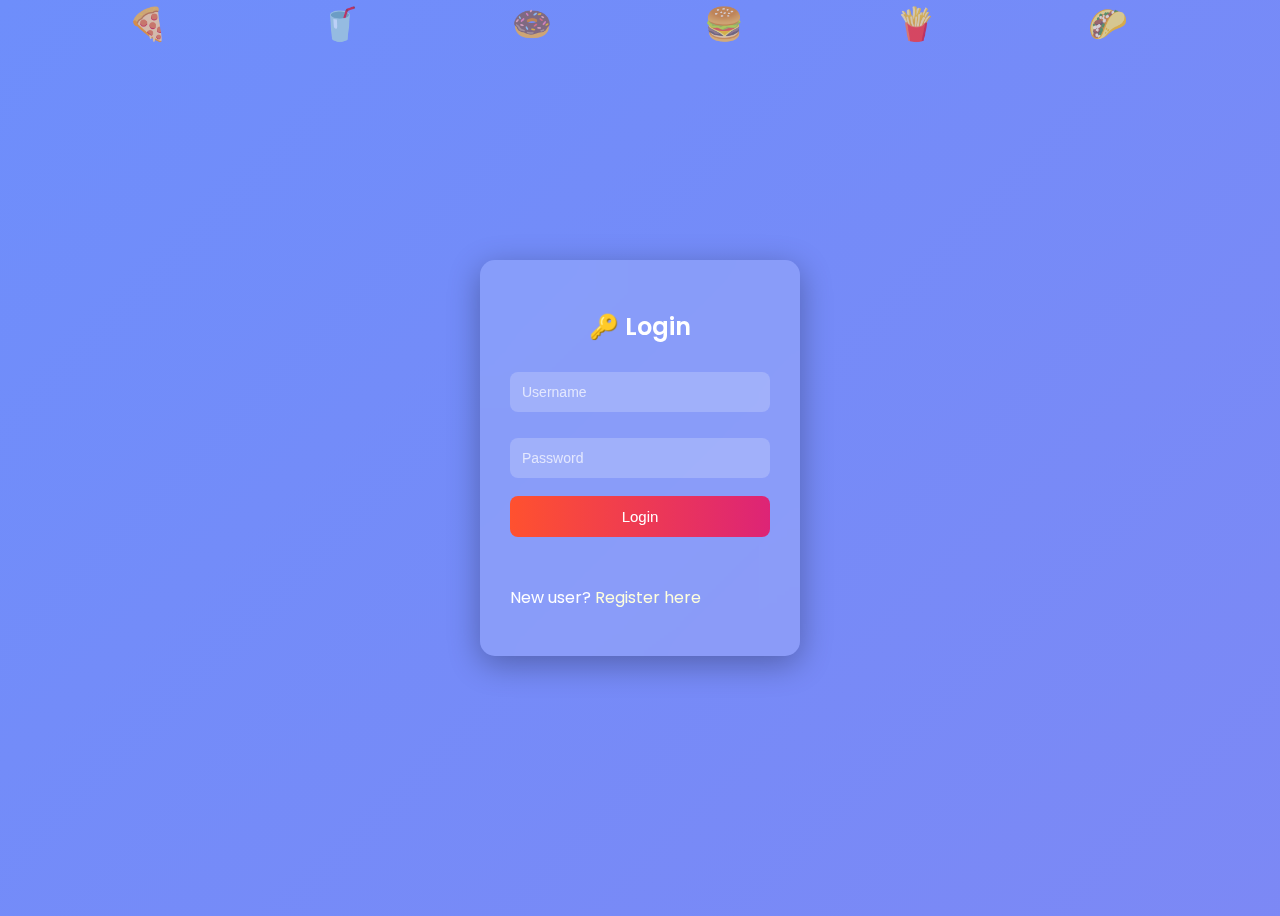
<file: auth_demo/index.html>
<!DOCTYPE html>
<html>
<head>
  <title>Login</title>
  <link href="https://fonts.googleapis.com/css2?family=Poppins:wght@400;500;600&display=swap" rel="stylesheet">
  <link rel="stylesheet" href="style.css">
</head>
<body>
  <!-- Floating background icons -->
  <div class="floating-bg">
    <div class="icon" style="left:10%; animation-duration: 12s;">🍕</div>
    <div class="icon" style="left:25%; animation-duration: 15s;">🥤</div>
    <div class="icon" style="left:40%; animation-duration: 18s;">🍩</div>
    <div class="icon" style="left:55%; animation-duration: 20s;">🍔</div>
    <div class="icon" style="left:70%; animation-duration: 14s;">🍟</div>
    <div class="icon" style="left:85%; animation-duration: 16s;">🌮</div>
  </div>

  <div class="container">
    <h2>🔑 Login</h2>
    <input type="text" id="loginUsername" placeholder="Username">
    <input type="password" id="loginPassword" placeholder="Password">
    <button id="loginBtn">Login</button>
    <p id="loginError" class="error"></p>
    <p>New user? <a href="register.html">Register here</a></p>
  </div>

  <script src="script.js"></script>
  <script>
    document.getElementById("loginBtn").addEventListener("click", () => {
      let usernameField = document.getElementById("loginUsername");
      let passwordField = document.getElementById("loginPassword");
      let username = usernameField.value;
      let password = passwordField.value;
      
      if (loginUser(username, password)) {
        window.location.href = "secure.html";
      } else {
        document.getElementById("loginError").textContent = "Invalid credentials!";
        usernameField.classList.add("shake");
        passwordField.classList.add("shake");
        setTimeout(() => {
          usernameField.classList.remove("shake");
          passwordField.classList.remove("shake");
        }, 300);
      }
    });
  </script>
</body>
</html>
</file>
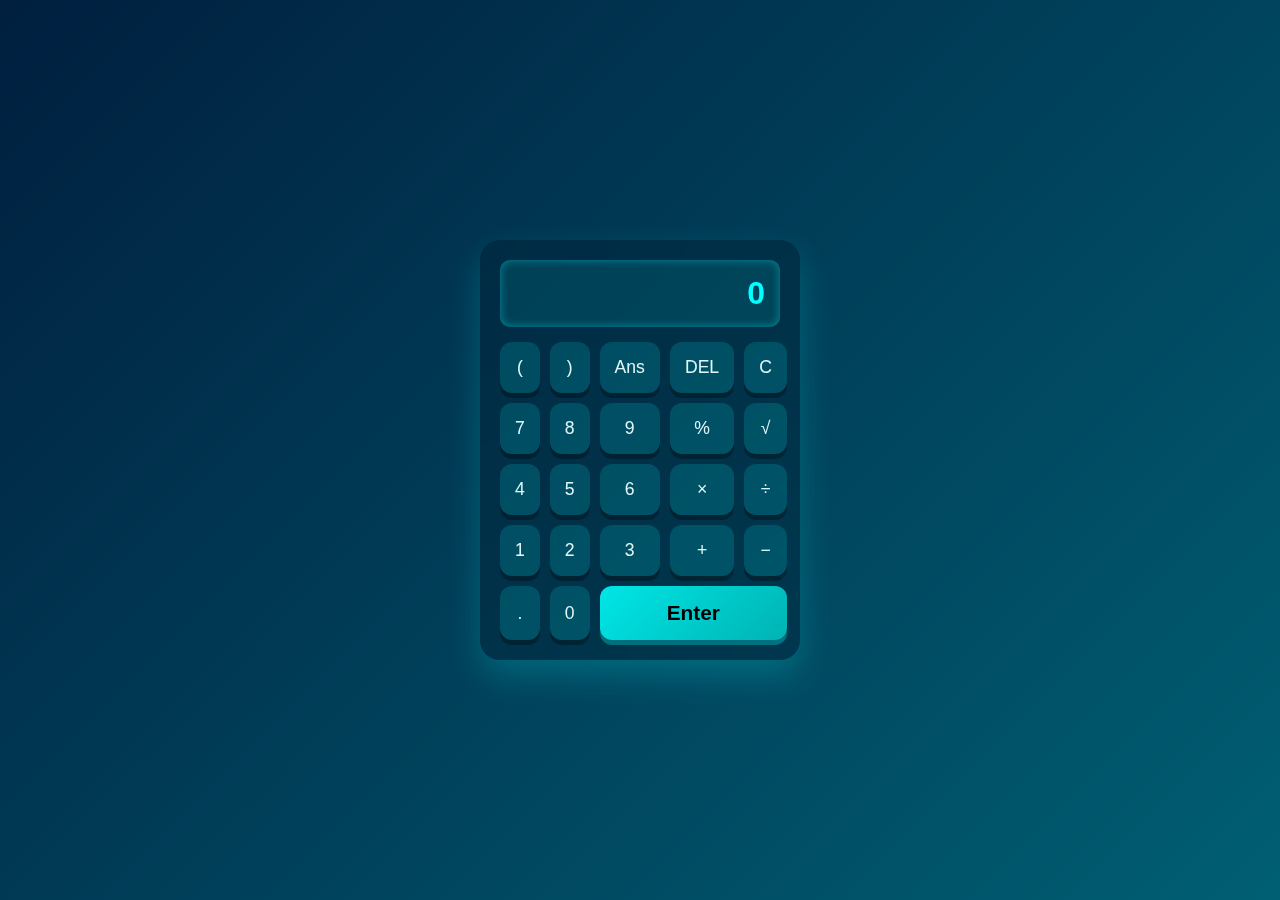
<file: Calculator/index.html>
<!DOCTYPE html>
<html lang="en">
<head>
  <meta charset="UTF-8" />
  <meta name="viewport" content="width=device-width, initial-scale=1.0"/>
  <title>3D Animated Calculator</title>
  <link rel="stylesheet" href="style.css">
</head>
<body>
  <div class="calculator">
    <div class="display">
      <div id="expression"></div>
      <div id="result">0</div>
    </div>
    <div class="buttons">
      <button onclick="appendValue('(')">(</button>
      <button onclick="appendValue(')')">)</button>
      <button onclick="useAns()">Ans</button>
      <button onclick="deleteLast()">DEL</button>
      <button onclick="clearAll()">C</button>

      <button onclick="appendValue('7')">7</button>
      <button onclick="appendValue('8')">8</button>
      <button onclick="appendValue('9')">9</button>
      <button onclick="appendValue('%')">%</button>
      <button onclick="appendValue('Math.sqrt(')">√</button>

      <button onclick="appendValue('4')">4</button>
      <button onclick="appendValue('5')">5</button>
      <button onclick="appendValue('6')">6</button>
      <button onclick="appendValue('*')">×</button>
      <button onclick="appendValue('/')">÷</button>

      <button onclick="appendValue('1')">1</button>
      <button onclick="appendValue('2')">2</button>
      <button onclick="appendValue('3')">3</button>
      <button onclick="appendValue('+')">+</button>
      <button onclick="appendValue('-')">−</button>

      <button onclick="appendValue('.')">.</button>
      <button onclick="appendValue('0')">0</button>
      <button class="enter" onclick="calculate()">Enter</button>
    </div>
  </div>

  <script src="script.js"></script>
</body>
</html>
</file>
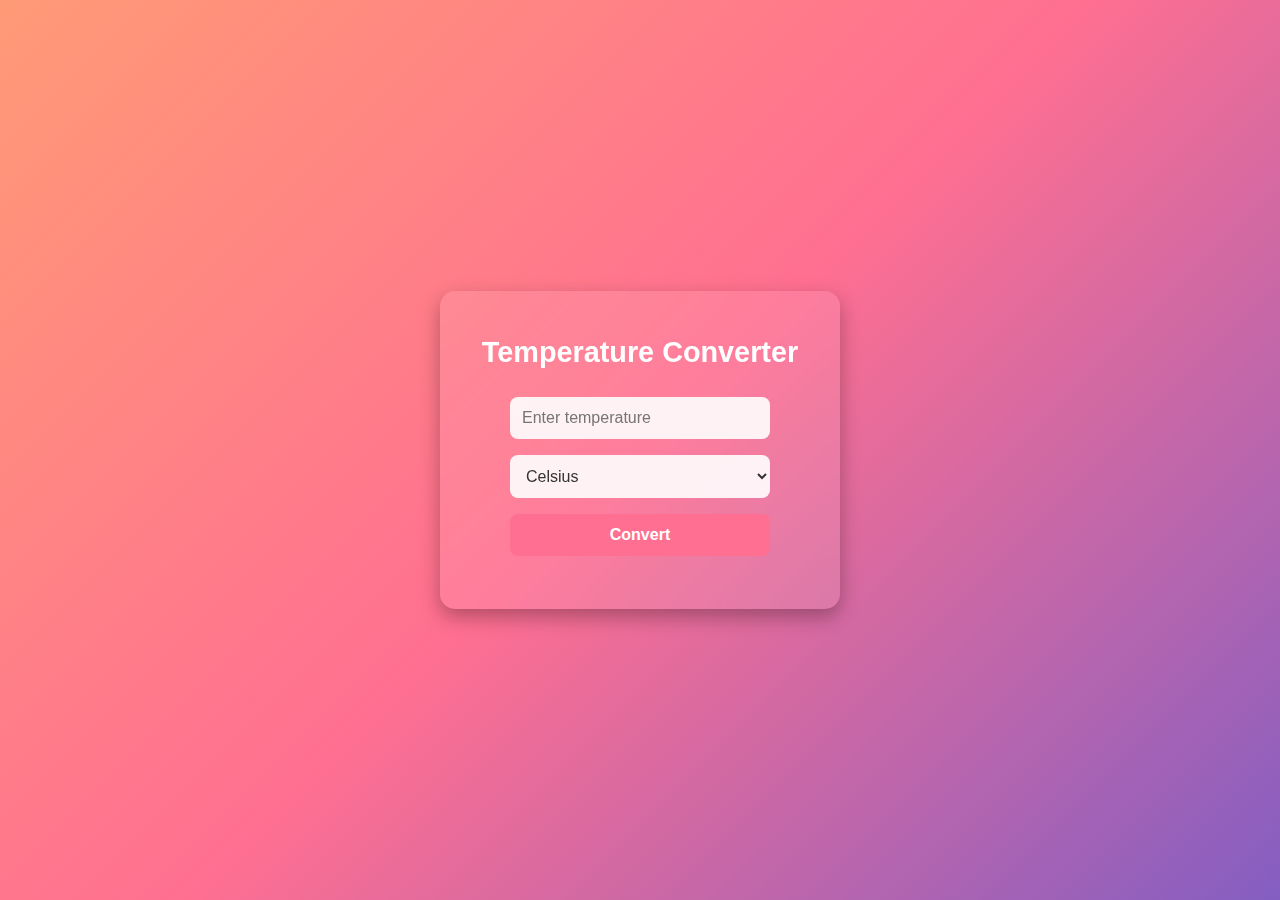
<file: Temperature_Converter/index.html>
<!DOCTYPE html>
<html lang="en">

<head>
    <meta charset="UTF-8">
    <meta name="viewport" content="width=device-width, initial-scale=1.0">
    <title>Temperature Converter</title>
  <link rel="stylesheet" href="style.css">
</head>

<body>
    <div class="converter">
        <h1>Temperature Converter</h1>
        <input type="number" id="tempInput" placeholder="Enter temperature">
        <select id="unit">
            <option value="C">Celsius</option>
            <option value="F">Fahrenheit</option>
            <option value="K">Kelvin</option>
        </select>
        <button onclick="convertTemp()">Convert</button>
        <div class="result" id="result"></div>
    </div>

   <script src="script.js"></script>
</body>

</html>
</file>
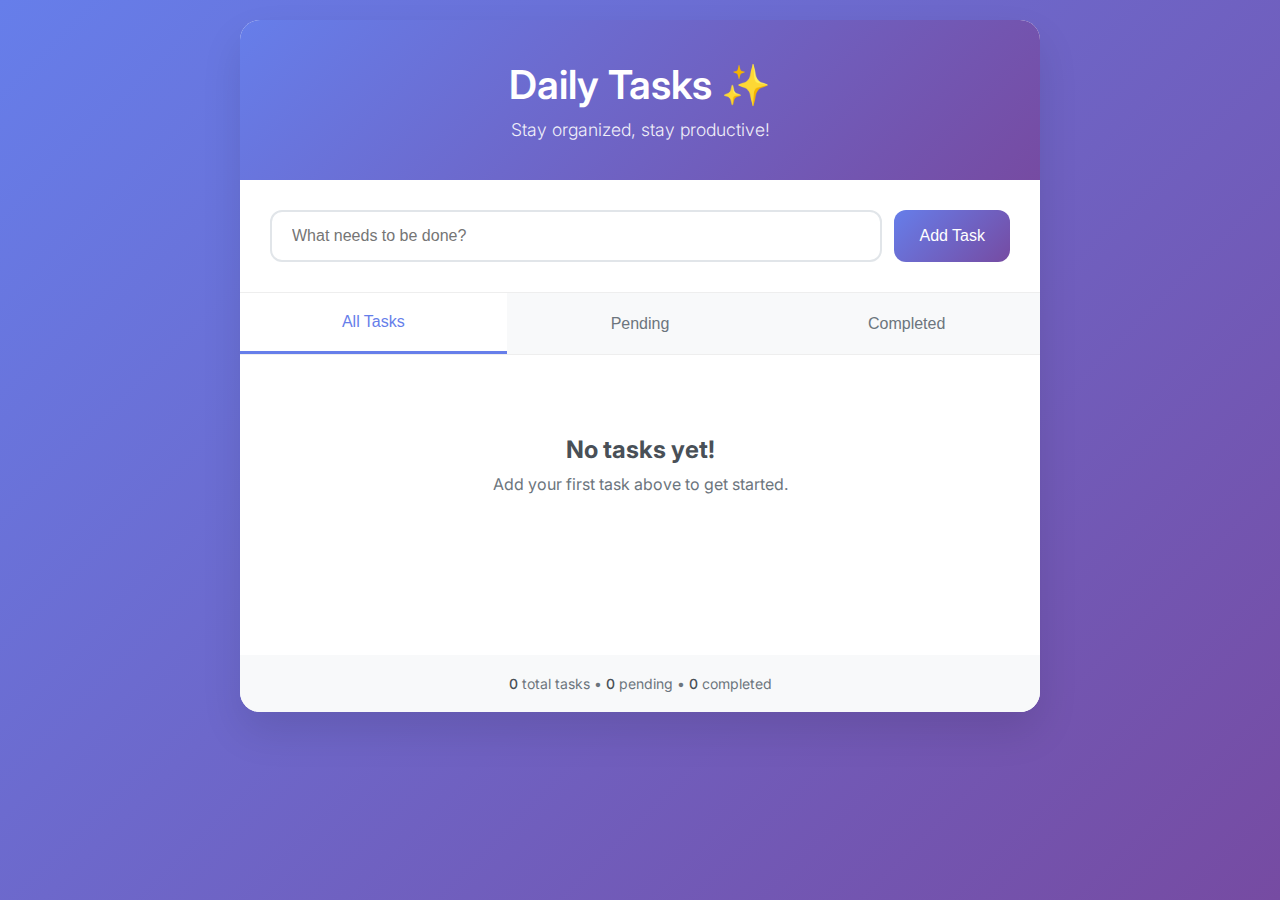
<file: ToDoWebApp/index.html>
<!DOCTYPE html>
<html lang="en">
<head>
    <meta charset="UTF-8">
    <meta name="viewport" content="width=device-width, initial-scale=1.0">
    <title>Daily Tasks - To-Do App</title>
    <link rel="stylesheet" href="style.css">
    <link href="https://fonts.googleapis.com/css2?family=Inter:wght@300;400;500;600&display=swap" rel="stylesheet">
</head>
<body>
    <div class="container">
        <header>
            <h1>Daily Tasks ✨</h1>
            <p>Stay organized, stay productive!</p>
        </header>

        <div class="add-task-section">
            <div class="input-group">
                <input type="text" id="taskInput" placeholder="What needs to be done?" maxlength="200">
                <button id="addBtn">Add Task</button>
            </div>
        </div>

        <div class="tabs">
            <button class="tab-btn active" data-tab="all">All Tasks</button>
            <button class="tab-btn" data-tab="pending">Pending</button>
            <button class="tab-btn" data-tab="completed">Completed</button>
        </div>

        <div class="task-sections">
            <div id="all-tasks" class="task-section active">
                <div class="task-list" id="allTasksList"></div>
            </div>
            
            <div id="pending-tasks" class="task-section">
                <div class="task-list" id="pendingTasksList"></div>
            </div>
            
            <div id="completed-tasks" class="task-section">
                <div class="task-list" id="completedTasksList"></div>
            </div>
        </div>

        <div class="stats">
            <span id="totalTasks">0</span> total tasks • 
            <span id="pendingCount">0</span> pending • 
            <span id="completedCount">0</span> completed
        </div>
    </div>

    <!-- Edit Modal -->
    <div id="editModal" class="modal">
        <div class="modal-content">
            <h3>Edit Task</h3>
            <input type="text" id="editInput" maxlength="200">
            <div class="modal-actions">
                <button id="saveEdit">Save</button>
                <button id="cancelEdit">Cancel</button>
            </div>
        </div>
    </div>

    <script src="script.js"></script>
</body>
</html>
</file>
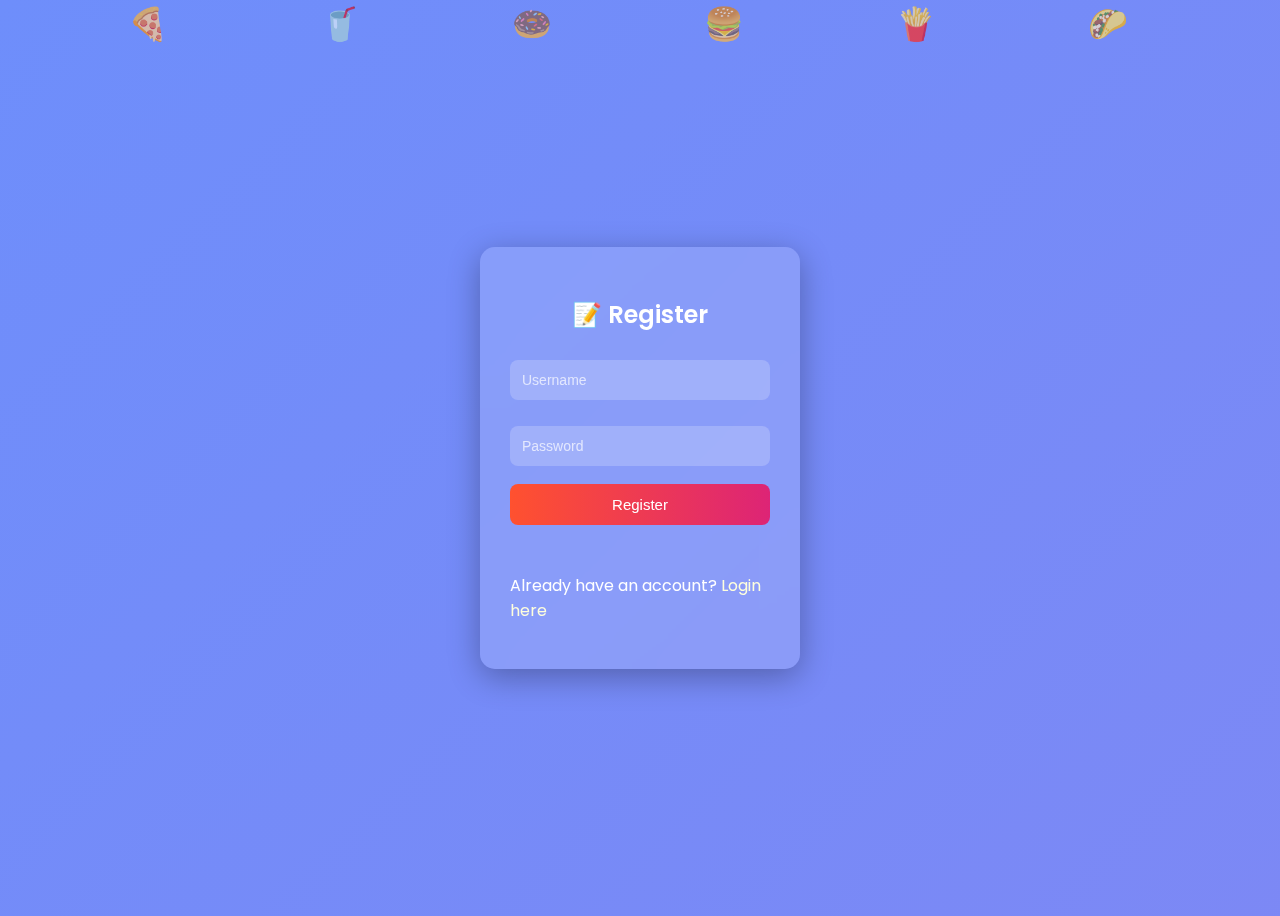
<file: auth_demo/register.html>
<!DOCTYPE html>
<html>
<head>
  <title>Register</title>
  <link href="https://fonts.googleapis.com/css2?family=Poppins:wght@400;500;600&display=swap" rel="stylesheet">
  <link rel="stylesheet" href="style.css">
</head>
<body>
  <!-- Floating background icons -->
  <div class="floating-bg">
    <div class="icon" style="left:10%; animation-duration: 12s;">🍕</div>
    <div class="icon" style="left:25%; animation-duration: 15s;">🥤</div>
    <div class="icon" style="left:40%; animation-duration: 18s;">🍩</div>
    <div class="icon" style="left:55%; animation-duration: 20s;">🍔</div>
    <div class="icon" style="left:70%; animation-duration: 14s;">🍟</div>
    <div class="icon" style="left:85%; animation-duration: 16s;">🌮</div>
  </div>

  <div class="container">
    <h2>📝 Register</h2>
    <input type="text" id="regUsername" placeholder="Username">
    <input type="password" id="regPassword" placeholder="Password">
    <button id="registerBtn">Register</button>
    <p id="regError" class="error"></p>
    <p>Already have an account? <a href="index.html">Login here</a></p>
  </div>

  <script src="script.js"></script>
  <script>
    document.getElementById("registerBtn").addEventListener("click", () => {
      let username = document.getElementById("regUsername").value;
      let password = document.getElementById("regPassword").value;
      if(username && password){
        if (registerUser(username, password)) {
          alert("Registration successful! Please login.");
          window.location.href = "index.html";
        } else {
          document.getElementById("regError").textContent = "Username already exists!";
        }
      } else {
        document.getElementById("regError").textContent = "All fields are required!";
      }
    });
  </script>
</body>
</html>
</file>
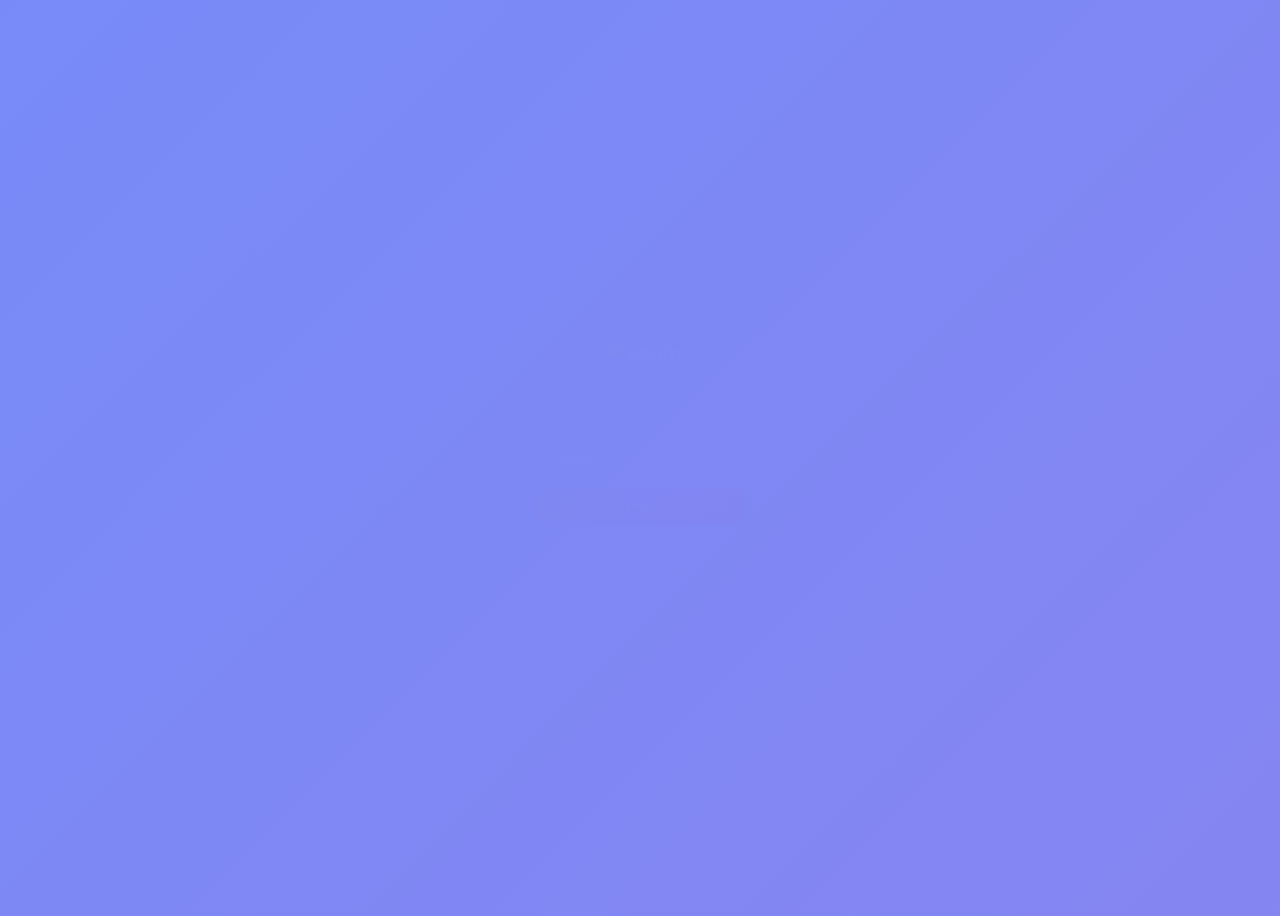
<file: auth_demo/secure.html>
<!DOCTYPE html>
<html>
<head>
  <title>Secure Page</title>
  <link href="https://fonts.googleapis.com/css2?family=Poppins:wght@400;500;600&display=swap" rel="stylesheet">
  <link rel="stylesheet" href="style.css">
</head>
<body onload="checkAuth()">
  <!-- Floating background icons -->
  <div class="floating-bg">
    <div class="icon" style="left:10%; animation-duration: 12s;">🍕</div>
    <div class="icon" style="left:25%; animation-duration: 15s;">🥤</div>
    <div class="icon" style="left:40%; animation-duration: 18s;">🍩</div>
    <div class="icon" style="left:55%; animation-duration: 20s;">🍔</div>
    <div class="icon" style="left:70%; animation-duration: 14s;">🍟</div>
    <div class="icon" style="left:85%; animation-duration: 16s;">🌮</div>
  </div>

  <div class="container">
    <h2 class="typewriter" id="welcome"></h2>
    <p>This is a protected page. Only logged-in users can see this.</p>
    <button onclick="logout()">Logout</button>
  </div>

  <script src="script.js"></script>
  <script>
    const username = localStorage.getItem("loggedInUser");
    document.getElementById("welcome").textContent = `Welcome, ${username}!`;
  </script>
</body>
</html>
</file>
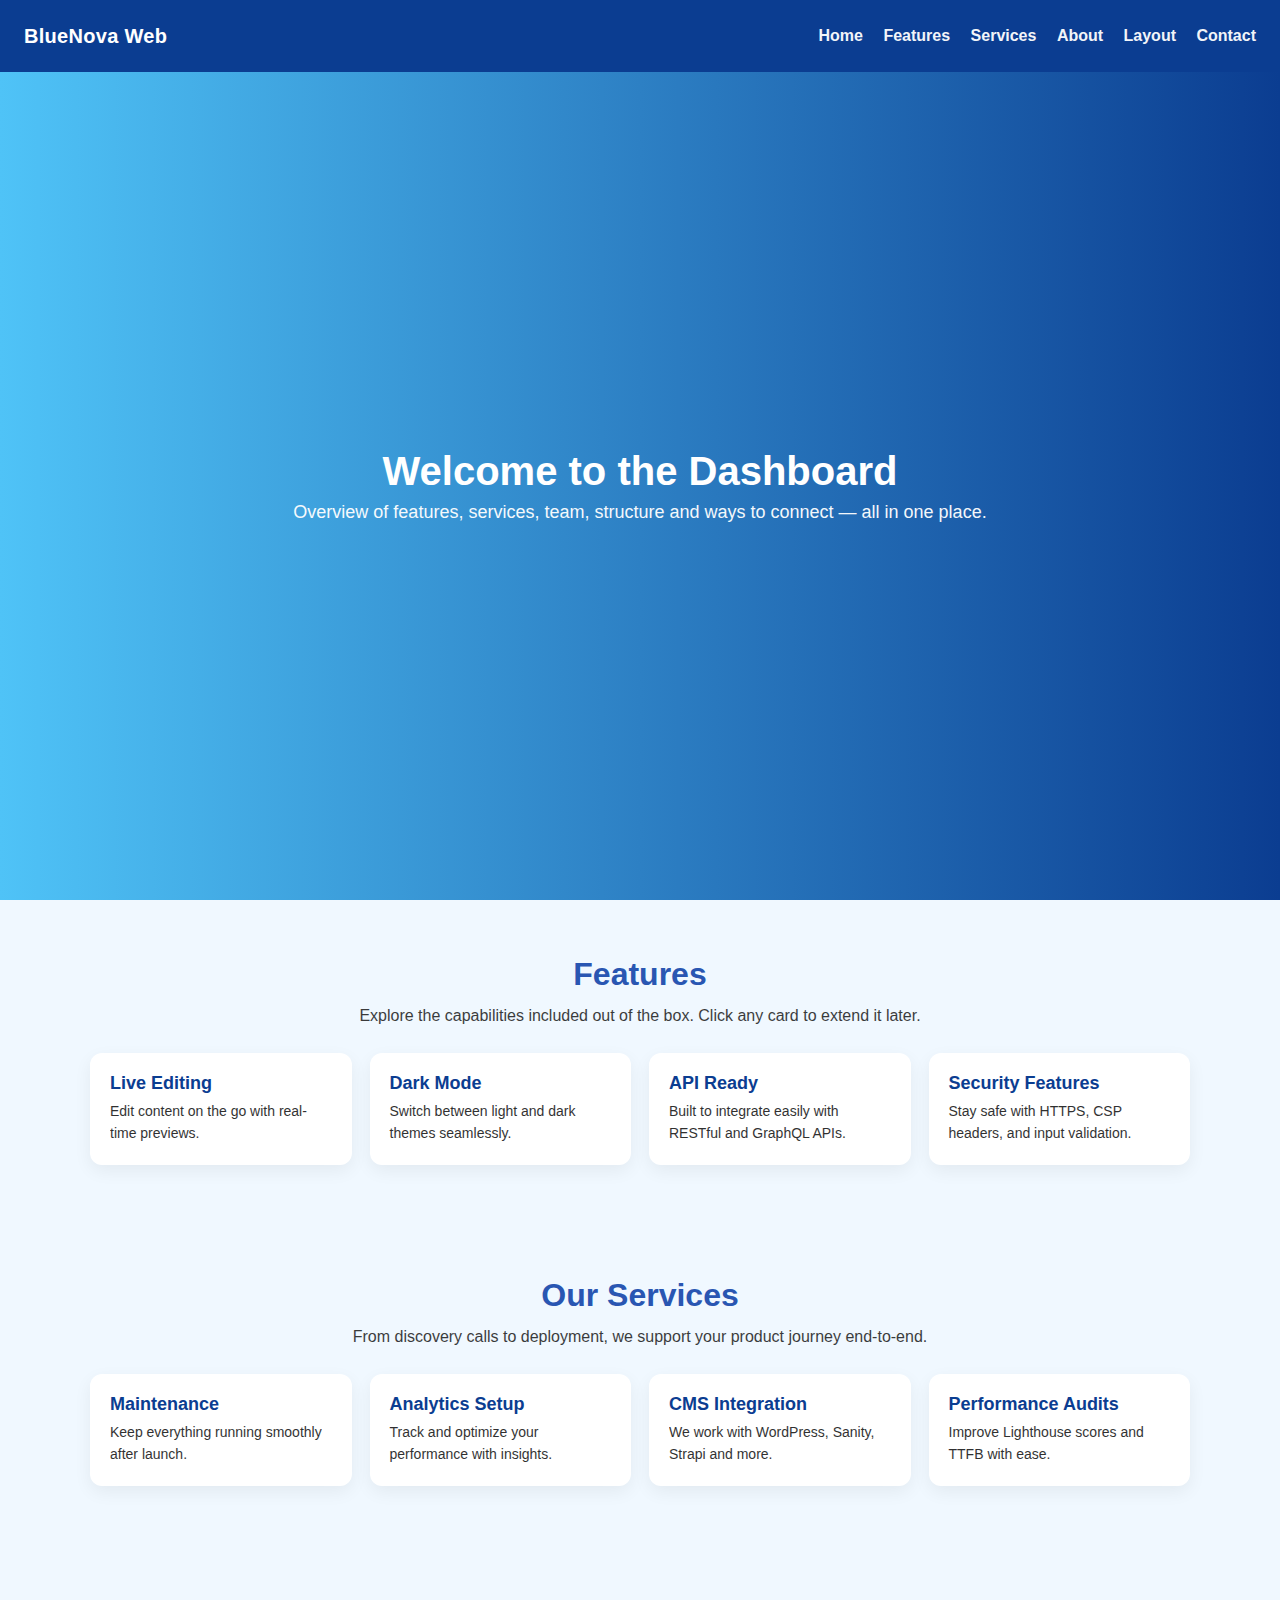
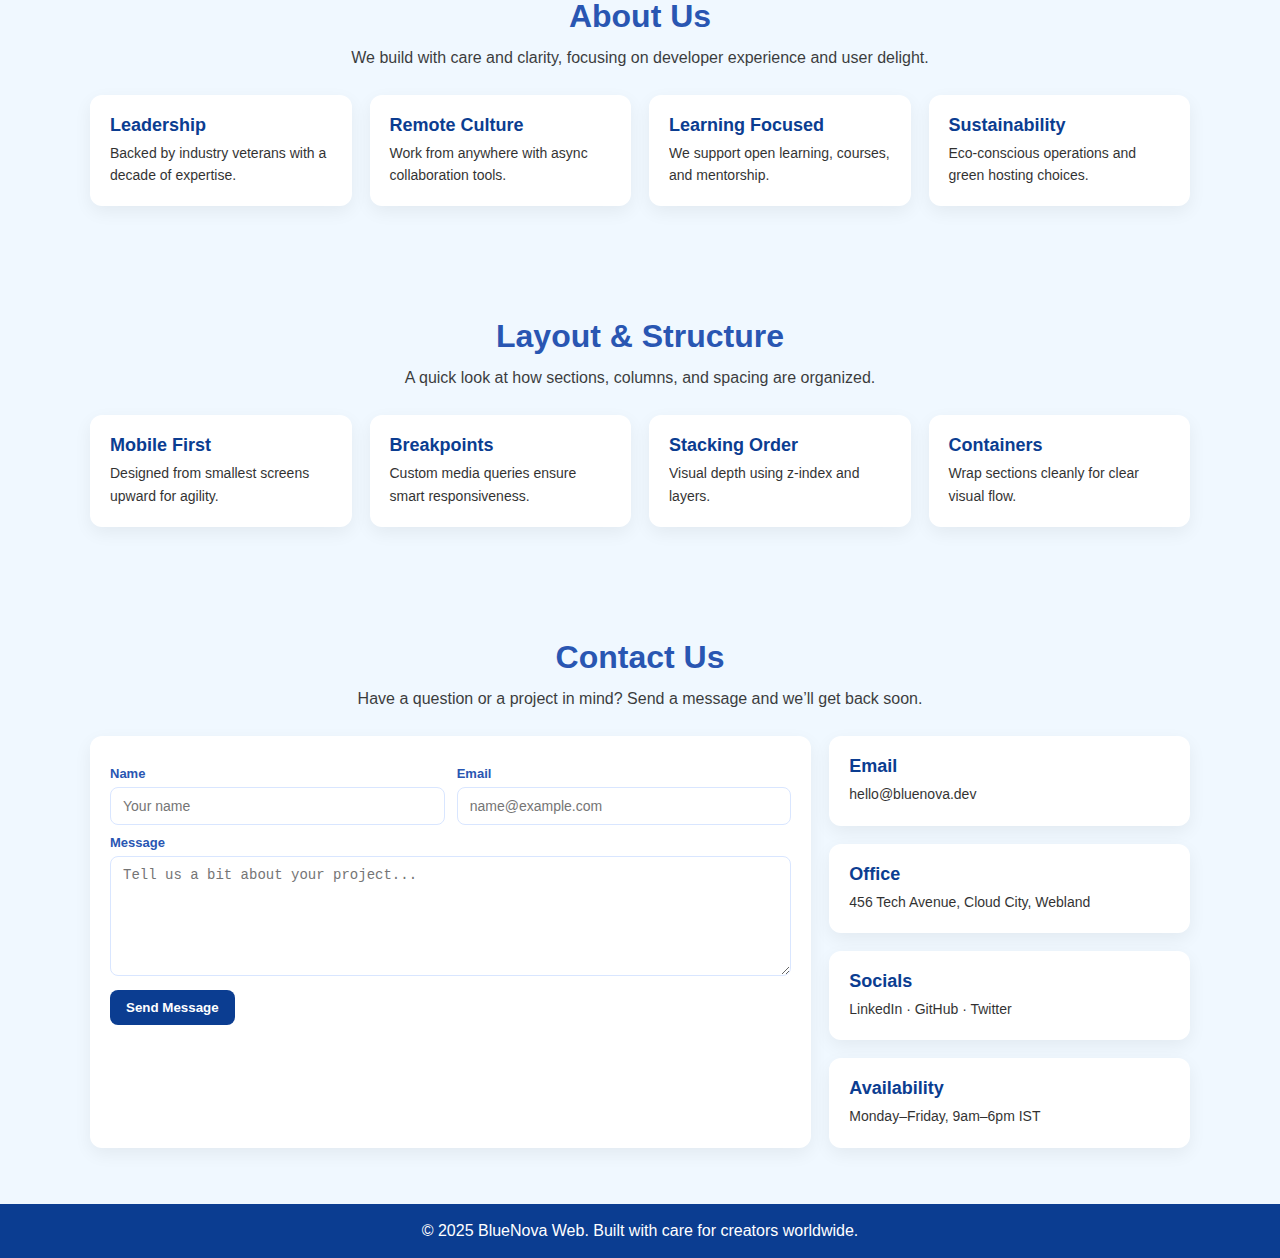
<file: Landingpage/in.html>
<!DOCTYPE html>
<html lang="en">
<head>
  <meta charset="UTF-8" />
  <meta name="viewport" content="width=device-width, initial-scale=1.0"/>
  <title>BlueNova Web</title>
  <style>
    :root{
      --brand:#0b3d91;
      --brand2:#4fc3f7;
      --bg:#f0f8ff;
      --card:#ffffff;
      --text:#1a1a1a;
      --muted:#2956b2;
      --header-h:72px;
    }

    *{margin:0;padding:0;box-sizing:border-box}
    body{font-family:'Segoe UI', Tahoma, Geneva, Verdana, sans-serif;background-color:var(--bg);color:var(--text);scroll-behavior:smooth}

    header{background-color:var(--brand);color:#fff;padding:16px 24px;display:flex;justify-content:space-between;align-items:center;position:sticky;top:0;z-index:1000;height:var(--header-h)}
    header h1{font-size:20px;letter-spacing:.3px}

    nav a{color:#fff;margin-left:16px;text-decoration:none;font-weight:600;opacity:.95;transition:opacity .2s ease}
    nav a:hover{opacity:1}

    section{padding:56px 20px;scroll-margin-top:calc(var(--header-h) + 12px)}
    .wrap{max-width:1100px;margin:0 auto}

    .hero{display:flex;min-height:calc(100vh - var(--header-h));align-items:center;justify-content:center;text-align:center;background:linear-gradient(90deg,var(--brand2),var(--brand));color:#fff}
    .hero h1{font-size:40px;margin-bottom:8px}
    .hero p{font-size:18px;opacity:.95}

    h2.section-title{text-align:center;font-size:32px;color:var(--muted);margin:0 0 14px}
    p.section-lead{text-align:center;margin:0 auto 28px;max-width:720px;opacity:.85}

    .grid{display:grid;grid-template-columns:repeat(auto-fit,minmax(240px,1fr));gap:18px}
    .card{background:var(--card);border-radius:12px;padding:20px;box-shadow:0 6px 18px rgba(0,0,0,.06);text-align:left}
    .card h3{font-size:18px;margin-bottom:6px;color:var(--brand)}
    .card p{font-size:14px;line-height:1.6;opacity:.9}

    footer{background-color:var(--brand);color:#fff;padding:18px;text-align:center}

    .contact-grid{display:grid;grid-template-columns:2fr 1fr;gap:18px}
    .contact-grid form{background:var(--card);border-radius:12px;padding:20px;box-shadow:0 6px 18px rgba(0,0,0,.06)}
    .f-row{display:flex;gap:12px}
    .f-row .field{flex:1}
    label{font-size:13px;font-weight:600;display:block;margin:10px 0 6px;color:var(--muted)}
    input,textarea{width:100%;padding:10px 12px;border:1px solid #d9e6ff;border-radius:8px;font-size:14px;outline:none}
    textarea{min-height:120px;resize:vertical}
    .btn{display:inline-block;border:none;background:var(--brand);color:#fff;padding:10px 16px;border-radius:8px;font-weight:700;margin-top:10px;cursor:pointer}

    @media (max-width:900px){.contact-grid{grid-template-columns:1fr}}
    @media (max-width:768px){header{flex-direction:column;align-items:flex-start;height:auto}:root{--header-h:96px}nav{margin-top:8px}nav a{display:inline-block;margin:6px 10px 0 0}}
  </style>
  <script>
    document.addEventListener('DOMContentLoaded',()=>{
      const home = document.querySelector("a[href='#hero']");
      if(home){
        home.addEventListener('click',(e)=>{
          e.preventDefault();
          document.getElementById('hero').scrollIntoView({behavior:'auto',block:'start'});
        });
      }
    });
  </script>
</head>
<body>
  <header>
    <h1>BlueNova Web</h1>
    <nav>
      <a href="#hero">Home</a>
      <a href="#features">Features</a>
      <a href="#services">Services</a>
      <a href="#about">About</a>
      <a href="#layout">Layout</a>
      <a href="#contact">Contact</a>
    </nav>
  </header>

  <section id="hero" class="hero">
    <div class="wrap">
      <h1>Welcome to the Dashboard</h1>
      <p>Overview of features, services, team, structure and ways to connect — all in one place.</p>
    </div>
  </section>

  <section id="features">
    <div class="wrap">
      <h2 class="section-title">Features</h2>
      <p class="section-lead">Explore the capabilities included out of the box. Click any card to extend it later.</p>
      <div class="grid">
        <div class="card"><h3>Live Editing</h3><p>Edit content on the go with real-time previews.</p></div>
        <div class="card"><h3>Dark Mode</h3><p>Switch between light and dark themes seamlessly.</p></div>
        <div class="card"><h3>API Ready</h3><p>Built to integrate easily with RESTful and GraphQL APIs.</p></div>
        <div class="card"><h3>Security Features</h3><p>Stay safe with HTTPS, CSP headers, and input validation.</p></div>
      </div>
    </div>
  </section>

  <section id="services">
    <div class="wrap">
      <h2 class="section-title">Our Services</h2>
      <p class="section-lead">From discovery calls to deployment, we support your product journey end‑to‑end.</p>
      <div class="grid">
        <div class="card"><h3>Maintenance</h3><p>Keep everything running smoothly after launch.</p></div>
        <div class="card"><h3>Analytics Setup</h3><p>Track and optimize your performance with insights.</p></div>
        <div class="card"><h3>CMS Integration</h3><p>We work with WordPress, Sanity, Strapi and more.</p></div>
        <div class="card"><h3>Performance Audits</h3><p>Improve Lighthouse scores and TTFB with ease.</p></div>
      </div>
    </div>
  </section>

  <section id="about">
    <div class="wrap">
      <h2 class="section-title">About Us</h2>
      <p class="section-lead">We build with care and clarity, focusing on developer experience and user delight.</p>
      <div class="grid">
        <div class="card"><h3>Leadership</h3><p>Backed by industry veterans with a decade of expertise.</p></div>
        <div class="card"><h3>Remote Culture</h3><p>Work from anywhere with async collaboration tools.</p></div>
        <div class="card"><h3>Learning Focused</h3><p>We support open learning, courses, and mentorship.</p></div>
        <div class="card"><h3>Sustainability</h3><p>Eco-conscious operations and green hosting choices.</p></div>
      </div>
    </div>
  </section>

  <section id="layout">
    <div class="wrap">
      <h2 class="section-title">Layout & Structure</h2>
      <p class="section-lead">A quick look at how sections, columns, and spacing are organized.</p>
      <div class="grid">
        <div class="card"><h3>Mobile First</h3><p>Designed from smallest screens upward for agility.</p></div>
        <div class="card"><h3>Breakpoints</h3><p>Custom media queries ensure smart responsiveness.</p></div>
        <div class="card"><h3>Stacking Order</h3><p>Visual depth using z-index and layers.</p></div>
        <div class="card"><h3>Containers</h3><p>Wrap sections cleanly for clear visual flow.</p></div>
      </div>
    </div>
  </section>

  <section id="contact">
    <div class="wrap">
      <h2 class="section-title">Contact Us</h2>
      <p class="section-lead">Have a question or a project in mind? Send a message and we’ll get back soon.</p>
      <div class="contact-grid">
        <form onsubmit="event.preventDefault(); alert('Thanks! This is a demo.');">
          <div class="f-row">
            <div class="field">
              <label for="name">Name</label>
              <input id="name" type="text" placeholder="Your name" required>
            </div>
            <div class="field">
              <label for="email">Email</label>
              <input id="email" type="email" placeholder="name@example.com" required>
            </div>
          </div>
          <label for="msg">Message</label>
          <textarea id="msg" placeholder="Tell us a bit about your project..."></textarea>
          <button class="btn" type="submit">Send Message</button>
        </form>
        <div class="grid">
          <div class="card"><h3>Email</h3><p>hello@bluenova.dev</p></div>
          <div class="card"><h3>Office</h3><p>456 Tech Avenue, Cloud City, Webland</p></div>
          <div class="card"><h3>Socials</h3><p>LinkedIn · GitHub · Twitter</p></div>
          <div class="card"><h3>Availability</h3><p>Monday–Friday, 9am–6pm IST</p></div>
        </div>
      </div>
    </div>
  </section>

  <footer>
    <p>&copy; 2025 BlueNova Web. Built with care for creators worldwide.</p>
  </footer>
</body>
</html>
</file>
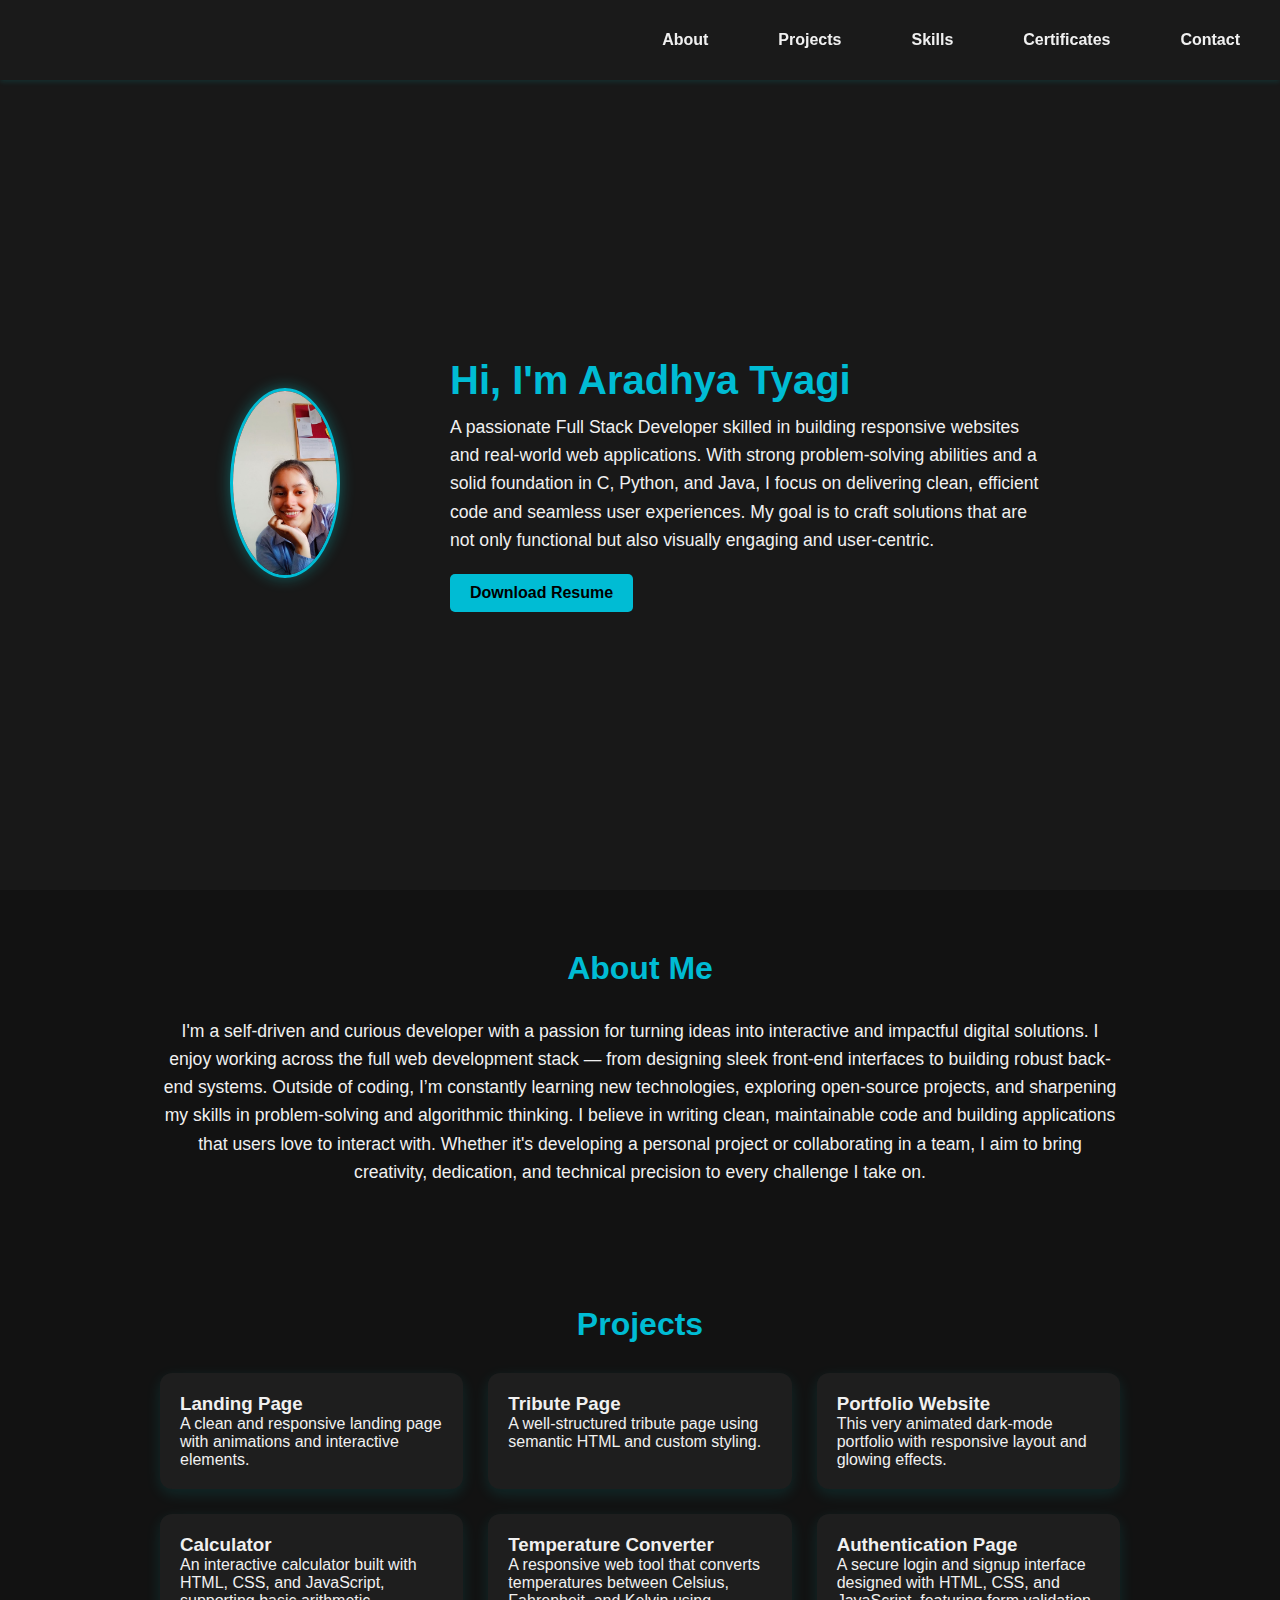
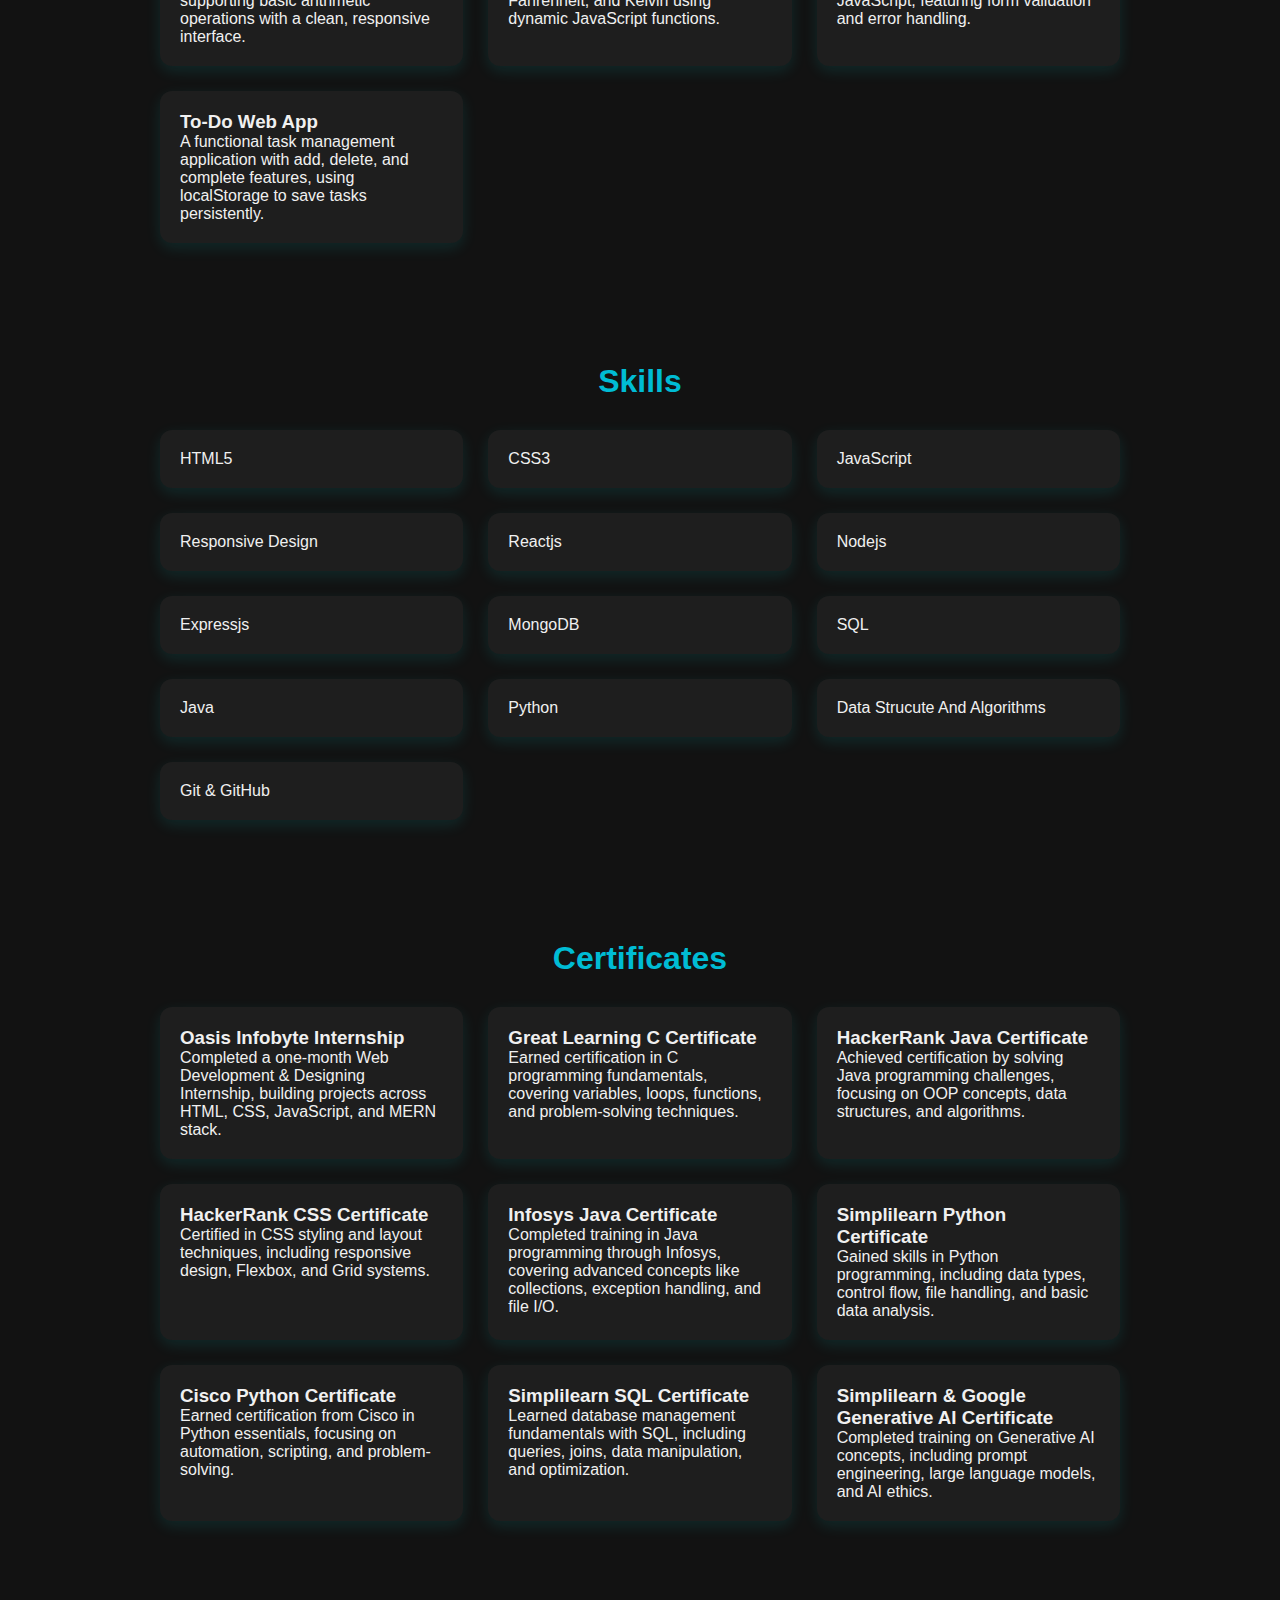
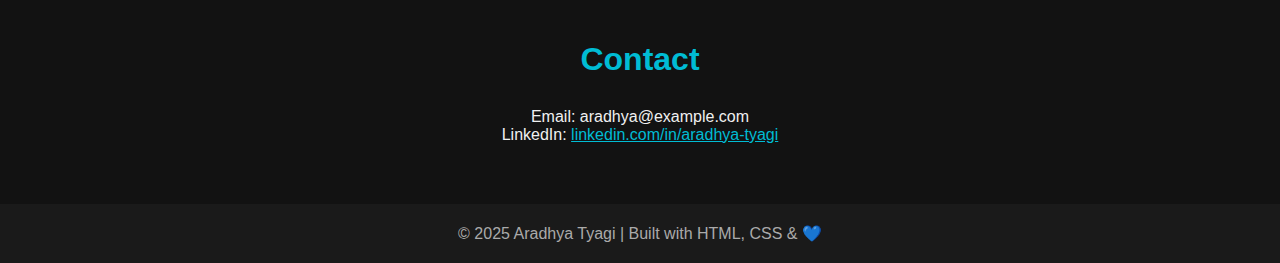
<file: portfolio/Aradhya_Portfolio_Updated.html>
<!DOCTYPE html>
<html lang="en">

<head>
  <meta charset="UTF-8" />
  <meta name="viewport" content="width=device-width, initial-scale=1.0" />
  <title>Aradhya | Portfolio</title>
  <link rel="stylesheet" href="style.css">
</head>

<body>

  <!-- Navbar at Top -->
  <nav>
    <a href="#about">About</a>
    <a href="#projects">Projects</a>
    <a href="#skills">Skills</a>
    <a href="#certificates">Certificates</a>
    <a href="#contact">Contact</a>
  </nav>

  <!-- Header as Dashboard -->
  <header>
    <div class="profile-pic">
      <img src="Aradhya_Tyagi.jpg" alt="Aradhya Tyagi">
    </div>
    <div class="intro">
      <h1>Hi, I'm Aradhya Tyagi</h1>
      <p>
        A passionate Full Stack Developer skilled in building responsive websites and real-world web applications. With
        strong problem-solving abilities and a solid foundation in C, Python, and Java, I focus on delivering clean,
        efficient code and seamless user experiences. My goal is to craft solutions that are not only functional but
        also visually engaging and user-centric.
      </p>
      <a href="Aradhyatyagi__resume.pdf" class="resume-btn" download>Download Resume</a>
    </div>
  </header>

  <section id="about">
    <h2>About Me</h2>
    <p style="text-align:center">
      I'm a self-driven and curious developer with a passion for turning ideas into interactive and impactful digital
      solutions. I enjoy working across the full web development stack — from designing sleek front-end interfaces to
      building robust back-end systems.

      Outside of coding, I’m constantly learning new technologies, exploring open-source projects, and sharpening my
      skills in problem-solving and algorithmic thinking. I believe in writing clean, maintainable code and building
      applications that users love to interact with.

      Whether it's developing a personal project or collaborating in a team, I aim to bring creativity, dedication, and
      technical precision to every challenge I take on.
    </p>
  </section>

  <section id="projects">
    <h2>Projects</h2>
    <div class="card-grid">
      <div class="card">
        <h3>Landing Page</h3>
        <p>A clean and responsive landing page with animations and interactive elements.</p>
      </div>
      <div class="card">
        <h3>Tribute Page</h3>
        <p>A well-structured tribute page using semantic HTML and custom styling.</p>
      </div>
      <div class="card">
        <h3>Portfolio Website</h3>
        <p>This very animated dark-mode portfolio with responsive layout and glowing effects.</p>
      </div>
      <div class="card">
        <h3>Calculator</h3>
        <p>An interactive calculator built with HTML, CSS, and JavaScript, supporting basic arithmetic operations with a
          clean, responsive interface.</p>
      </div>

      <div class="card">
        <h3>Temperature Converter</h3>
        <p>A responsive web tool that converts temperatures between Celsius, Fahrenheit, and Kelvin using dynamic
          JavaScript functions.</p>
      </div>

      <div class="card">
        <h3>Authentication Page</h3>
        <p>A secure login and signup interface designed with HTML, CSS, and JavaScript, featuring form validation and
          error handling.</p>
      </div>

      <div class="card">
        <h3>To-Do Web App</h3>
        <p>A functional task management application with add, delete, and complete features, using localStorage to save
          tasks persistently.</p>
      </div>

    </div>
  </section>

  <section id="skills">
    <h2>Skills</h2>
    <div class="card-grid">
      <div class="card">HTML5</div>
      <div class="card">CSS3</div>
      <div class="card">JavaScript</div>
      <div class="card">Responsive Design</div>
      <div class="card">Reactjs</div>
      <div class="card">Nodejs</div>
      <div class="card">Expressjs</div>
      <div class="card">MongoDB</div>
      <div class="card">SQL</div>
      <div class="card">Java</div>
      <div class="card">Python</div>
      <div class="card">Data Strucute And Algorithms</div>
      <div class="card">Git & GitHub</div>
    </div>
  </section>

  <section id="certificates">
    <h2>Certificates</h2>
    <div class="card-grid">
      <div class="card">
  <h3>Oasis Infobyte Internship</h3>
  <p>Completed a one-month Web Development & Designing Internship, building projects across HTML, CSS, JavaScript, and MERN stack.</p>
</div>

<div class="card">
  <h3>Great Learning C Certificate</h3>
  <p>Earned certification in C programming fundamentals, covering variables, loops, functions, and problem-solving techniques.</p>
</div>

<div class="card">
  <h3>HackerRank Java Certificate</h3>
  <p>Achieved certification by solving Java programming challenges, focusing on OOP concepts, data structures, and algorithms.</p>
</div>

<div class="card">
  <h3>HackerRank CSS Certificate</h3>
  <p>Certified in CSS styling and layout techniques, including responsive design, Flexbox, and Grid systems.</p>
</div>

<div class="card">
  <h3>Infosys Java Certificate</h3>
  <p>Completed training in Java programming through Infosys, covering advanced concepts like collections, exception handling, and file I/O.</p>
</div>

<div class="card">
  <h3>Simplilearn Python Certificate</h3>
  <p>Gained skills in Python programming, including data types, control flow, file handling, and basic data analysis.</p>
</div>

<div class="card">
  <h3>Cisco Python Certificate</h3>
  <p>Earned certification from Cisco in Python essentials, focusing on automation, scripting, and problem-solving.</p>
</div>

<div class="card">
  <h3>Simplilearn SQL Certificate</h3>
  <p>Learned database management fundamentals with SQL, including queries, joins, data manipulation, and optimization.</p>
</div>

<div class="card">
  <h3>Simplilearn & Google Generative AI Certificate</h3>
  <p>Completed training on Generative AI concepts, including prompt engineering, large language models, and AI ethics.</p>
</div>

    </div>
  </section>

  <section id="contact">
    <h2>Contact</h2>
    <p style="text-align:center">Email: aradhya@example.com</p>
    <p style="text-align:center">LinkedIn: <a href="https://linkedin.com/in/aradhya-tyagi" style="color:var(--accent);"
        target="_blank">linkedin.com/in/aradhya-tyagi</a></p>
  </section>

  <footer>
    <p>&copy; 2025 Aradhya Tyagi | Built with HTML, CSS & 💙</p>
  </footer>




</body>

</html>
</file>
<file: auth_demo/style.css>
/* Global styling */
* {
  box-sizing: border-box;
}

body {
  font-family: 'Poppins', sans-serif;
  background: linear-gradient(135deg, #6e8efb, #a777e3);
  min-height: 100vh;
  display: flex;
  justify-content: center;
  align-items: center;
  animation: fadeIn 1s ease-in-out;
  background-size: 400% 400%;
  animation: gradientMove 12s ease infinite;
}

@keyframes gradientMove {
  0% { background-position: 0% 50%; }
  50% { background-position: 100% 50%; }
  100% { background-position: 0% 50%; }
}

/* Glass container */
.container {
  background: rgba(255, 255, 255, 0.15);
  padding: 30px;
  border-radius: 15px;
  width: 320px;
  backdrop-filter: blur(15px);
  box-shadow: 0 8px 32px rgba(0,0,0,0.3);
  animation: popUp 0.6s ease;
  color: #fff;
}

@keyframes popUp {
  from { transform: scale(0.8); opacity: 0; }
  to { transform: scale(1); opacity: 1; }
}

h2 {
  text-align: center;
  margin-bottom: 20px;
  font-weight: 600;
}

/* Inputs */
input {
  width: 100%;
  padding: 12px;
  margin: 8px 0 18px;
  border-radius: 8px;
  border: none;
  outline: none;
  background: rgba(255, 255, 255, 0.2);
  color: #fff;
  font-size: 14px;
  transition: all 0.3s ease;
}

input::placeholder {
  color: rgba(255, 255, 255, 0.7);
}

input:focus {
  background: rgba(255, 255, 255, 0.35);
  transform: translateY(-2px);
  box-shadow: 0 4px 12px rgba(255,255,255,0.3);
}

/* Buttons */
button {
  width: 100%;
  padding: 12px;
  border: none;
  border-radius: 8px;
  background: linear-gradient(90deg, #ff512f, #dd2476);
  color: white;
  font-size: 15px;
  font-weight: 500;
  cursor: pointer;
  transition: all 0.3s ease;
}

button:hover {
  transform: translateY(-3px) scale(1.03);
  box-shadow: 0 5px 20px rgba(0,0,0,0.3);
}

/* Links */
a {
  color: #ffd;
  text-decoration: none;
}

a:hover {
  text-decoration: underline;
}

/* Error message */
.error {
  font-size: 14px;
  text-align: center;
  min-height: 18px;
}

/* Shake Animation */
@keyframes shake {
  0% { transform: translateX(0); }
  25% { transform: translateX(-5px); }
  50% { transform: translateX(5px); }
  75% { transform: translateX(-5px); }
  100% { transform: translateX(0); }
}

.shake {
  animation: shake 0.3s ease-in-out;
}

/* Fade In */
@keyframes fadeIn {
  from { opacity: 0; }
  to { opacity: 1; }
}

/* Floating Icons */
.floating-bg {
  position: fixed;
  top: 0;
  left: 0;
  width: 100%;
  height: 100%;
  pointer-events: none;
  overflow: hidden;
  z-index: -1;
}

.icon {
  position: absolute;
  font-size: 2rem;
  opacity: 0.7;
  animation: floatUp linear infinite;
}

@keyframes floatUp {
  0% {
    transform: translateY(100vh) rotate(0deg);
    opacity: 0;
  }
  10% {
    opacity: 0.9;
  }
  100% {
    transform: translateY(-10vh) rotate(360deg);
    opacity: 0;
  }
}

/* Typewriter effect */
.typewriter {
  font-size: 18px;
  font-weight: 500;
  white-space: nowrap;
  overflow: hidden;
  border-right: 3px solid #fff;
  animation: typing 2s steps(30, end), blink 0.75s step-end infinite;
}

@keyframes typing {
  from { width: 0 }
  to { width: 100% }
}
@keyframes blink {
  50% { border-color: transparent }
}
</file>
<file: Calculator/style.css>
* {
  margin: 0;
  padding: 0;
  box-sizing: border-box;
}

body {
  background: linear-gradient(135deg, #001f3f, #005f73);
  font-family: 'Segoe UI', sans-serif;
  display: flex;
  justify-content: center;
  align-items: center;
  height: 100vh;
  animation: fadeIn 1.2s ease-in-out;
}

@keyframes fadeIn {
  from { opacity: 0; transform: scale(0.9); }
  to { opacity: 1; transform: scale(1); }
}

.calculator {
  background: rgba(0, 30, 50, 0.4);
  backdrop-filter: blur(15px);
  border-radius: 20px;
  padding: 20px;
  width: 320px;
  box-shadow: 0 15px 35px rgba(0, 255, 255, 0.2);
  transform-style: preserve-3d;
}

.display {
  background: rgba(0, 255, 255, 0.1);
  color: #00ffff;
  border-radius: 10px;
  padding: 15px;
  text-align: right;
  margin-bottom: 15px;
  box-shadow: inset 0 0 8px rgba(0,255,255,0.4);
}

#expression {
  font-size: 1rem;
  opacity: 0.8;
}

#result {
  font-size: 2rem;
  font-weight: bold;
}

.buttons {
  display: grid;
  grid-template-columns: repeat(5, 1fr);
  gap: 10px;
}

button {
  background: rgba(0, 255, 255, 0.15);
  color: #e0f7fa;
  border: none;
  padding: 15px;
  font-size: 1.1rem;
  border-radius: 12px;
  cursor: pointer;
  transition: transform 0.15s ease, box-shadow 0.15s ease, background 0.3s;
  box-shadow: 0 5px rgba(0, 0, 0, 0.3);
}

button:hover {
  background: rgba(0, 255, 255, 0.3);
  box-shadow: 0 8px 15px rgba(0, 255, 255, 0.4);
  transform: translateY(-2px);
}

button:active {
  transform: translateY(3px);
  box-shadow: 0 2px rgba(0, 0, 0, 0.4);
}

.enter {
  grid-column: span 3;
  background: linear-gradient(135deg, #00e6e6, #00b3b3);
  color: black;
  font-weight: bold;
  font-size: 1.3rem;
  box-shadow: 0 5px rgba(0, 200, 200, 0.4);
}

.enter:hover {
  background: linear-gradient(135deg, #00cccc, #009999);
}
</file>
<file: Temperature_Converter/style.css>
body {
            font-family: Arial, sans-serif;
            margin: 0;
            background: linear-gradient(135deg, #ff9a76, #ff6f91, #845ec2);
            color: white;
            display: flex;
            justify-content: center;
            align-items: center;
            height: 100vh;
        }

        .converter {
            background: rgba(255, 255, 255, 0.1);
            padding: 25px;
            border-radius: 15px;
            box-shadow: 0 8px 20px rgba(0, 0, 0, 0.3);
            width: 90%;
            max-width: 350px;
            text-align: center;
            backdrop-filter: blur(10px);
        }

        h1 {
            margin-bottom: 20px;
            font-size: 1.8rem;
        }

        input,
        select,
        button {
            width: 100%;
            max-width: 260px;
            /* makes them same size */
            box-sizing: border-box;
            /* ensures padding doesn't change width */
            margin: 8px 0;
            border: none;
            border-radius: 8px;
            font-size: 1rem;
            padding: 12px;
        }

        

        input,
        select {
            background: rgba(255, 255, 255, 0.9);
            color: #333;
        }

        button {
            background: #ff6f91;
            color: white;
            cursor: pointer;
            transition: 0.3s;
            font-weight: bold;
        }

        button:hover {
            background: #ff4f7b;
            transform: scale(1.05);
        }

        .result {
            margin-top: 20px;
            font-size: 1.4rem;
            font-weight: bold;
            animation: fadeIn 0.4s ease-in-out;
        }

        @keyframes fadeIn {
            from {
                opacity: 0;
            }

            to {
                opacity: 1;
            }
        }

        @media (max-width: 480px) {
            h1 {
                font-size: 1.5rem;
            }

            input,
            select,
            button {
                font-size: 0.9rem;
            }
        }
</file>
<file: ToDoWebApp/style.css>
* {
    margin: 0;
    padding: 0;
    box-sizing: border-box;
}

body {
    font-family: 'Inter', sans-serif;
    background: linear-gradient(135deg, #667eea 0%, #764ba2 100%);
    min-height: 100vh;
    padding: 20px;
}

.container {
    max-width: 800px;
    margin: 0 auto;
    background: white;
    border-radius: 20px;
    box-shadow: 0 20px 40px rgba(0, 0, 0, 0.1);
    overflow: hidden;
}

header {
    background: linear-gradient(135deg, #667eea 0%, #764ba2 100%);
    color: white;
    text-align: center;
    padding: 40px 20px;
}

header h1 {
    font-size: 2.5rem;
    font-weight: 600;
    margin-bottom: 10px;
}

header p {
    font-size: 1.1rem;
    opacity: 0.9;
    font-weight: 300;
}

.add-task-section {
    padding: 30px;
    border-bottom: 1px solid #eee;
}

.input-group {
    display: flex;
    gap: 12px;
}

#taskInput {
    flex: 1;
    padding: 15px 20px;
    border: 2px solid #e1e5e9;
    border-radius: 12px;
    font-size: 16px;
    transition: all 0.3s ease;
}

#taskInput:focus {
    outline: none;
    border-color: #667eea;
    box-shadow: 0 0 0 3px rgba(102, 126, 234, 0.1);
}

#addBtn {
    background: linear-gradient(135deg, #667eea 0%, #764ba2 100%);
    color: white;
    border: none;
    padding: 15px 25px;
    border-radius: 12px;
    font-size: 16px;
    font-weight: 500;
    cursor: pointer;
    transition: transform 0.2s ease;
}

#addBtn:hover {
    transform: translateY(-2px);
}

.tabs {
    display: flex;
    background: #f8f9fa;
    border-bottom: 1px solid #eee;
}

.tab-btn {
    flex: 1;
    padding: 20px;
    border: none;
    background: transparent;
    font-size: 16px;
    font-weight: 500;
    cursor: pointer;
    transition: all 0.3s ease;
    color: #6c757d;
}

.tab-btn.active {
    background: white;
    color: #667eea;
    border-bottom: 3px solid #667eea;
}

.tab-btn:hover:not(.active) {
    background: #e9ecef;
}

.task-sections {
    min-height: 300px;
    padding: 20px 30px;
}

.task-section {
    display: none;
}

.task-section.active {
    display: block;
}

.task-item {
    background: #f8f9fa;
    border-radius: 12px;
    padding: 20px;
    margin-bottom: 15px;
    border-left: 4px solid #667eea;
    transition: all 0.3s ease;
    position: relative;
}

.task-item:hover {
    transform: translateX(5px);
    box-shadow: 0 5px 15px rgba(0, 0, 0, 0.1);
}

.task-item.completed {
    border-left-color: #28a745;
    opacity: 0.7;
}

.task-content {
    display: flex;
    justify-content: space-between;
    align-items: flex-start;
    gap: 15px;
}

.task-text {
    flex: 1;
    font-size: 16px;
    line-height: 1.5;
}

.task-text.completed {
    text-decoration: line-through;
    color: #6c757d;
}

.task-actions {
    display: flex;
    gap: 8px;
    flex-shrink: 0;
}

.action-btn {
    padding: 8px 12px;
    border: none;
    border-radius: 8px;
    font-size: 14px;
    cursor: pointer;
    transition: all 0.2s ease;
    font-weight: 500;
}

.complete-btn {
    background: #28a745;
    color: white;
}

.complete-btn:hover {
    background: #218838;
}

.edit-btn {
    background: #ffc107;
    color: #212529;
}

.edit-btn:hover {
    background: #e0a800;
}

.delete-btn {
    background: #dc3545;
    color: white;
}

.delete-btn:hover {
    background: #c82333;
}

.uncomplete-btn {
    background: #6c757d;
    color: white;
}

.uncomplete-btn:hover {
    background: #5a6268;
}

.task-meta {
    margin-top: 10px;
    font-size: 12px;
    color: #6c757d;
    display: flex;
    gap: 15px;
}

.stats {
    text-align: center;
    padding: 20px;
    background: #f8f9fa;
    color: #6c757d;
    font-size: 14px;
}

.stats span {
    font-weight: 500;
    color: #495057;
}

.empty-state {
    text-align: center;
    padding: 60px 20px;
    color: #6c757d;
}

.empty-state h3 {
    font-size: 1.5rem;
    margin-bottom: 10px;
    color: #495057;
}

/* Modal Styles */
.modal {
    display: none;
    position: fixed;
    z-index: 1000;
    left: 0;
    top: 0;
    width: 100%;
    height: 100%;
    background-color: rgba(0, 0, 0, 0.5);
}

.modal-content {
    background: white;
    margin: 15% auto;
    padding: 30px;
    border-radius: 15px;
    width: 90%;
    max-width: 500px;
    box-shadow: 0 20px 40px rgba(0, 0, 0, 0.2);
}

.modal h3 {
    margin-bottom: 20px;
    color: #333;
}

#editInput {
    width: 100%;
    padding: 15px;
    border: 2px solid #e1e5e9;
    border-radius: 12px;
    font-size: 16px;
    margin-bottom: 20px;
}

.modal-actions {
    display: flex;
    gap: 12px;
    justify-content: flex-end;
}

.modal-actions button {
    padding: 12px 20px;
    border: none;
    border-radius: 8px;
    font-size: 14px;
    cursor: pointer;
    font-weight: 500;
}

#saveEdit {
    background: #667eea;
    color: white;
}

#cancelEdit {
    background: #6c757d;
    color: white;
}

/* Responsive Design */
@media (max-width: 768px) {
    .container {
        margin: 10px;
        border-radius: 15px;
    }
    
    .input-group {
        flex-direction: column;
    }
    
    .task-actions {
        flex-direction: column;
        gap: 5px;
    }
    
    header h1 {
        font-size: 2rem;
    }
}
</file>
<file: portfolio/style.css>
:root {
      --bg-color: #121212;
      --text-color: #f0f0f0;
      --accent: #00bcd4;
      --card-bg: #1e1e1e;
    }

    * {
      margin: 0;
      padding: 0;
      box-sizing: border-box;
      font-family: 'Segoe UI', sans-serif;
    }

    body {
      background: var(--bg-color);
      color: var(--text-color);
    }

    nav {
      background: #1a1a1a;
      display: flex;
      justify-content: right;
      align-items: center;
      gap: 70px;
      padding: 40px;
      position: sticky;
      top: 0;
      z-index: 100;
      box-shadow: 0 2px 5px rgba(0, 255, 255, 0.1);
      height: 60px;
    }

    nav a {
      color: var(--text-color);
      text-decoration: none;
      font-weight: bold;
      position: relative;
    }

    nav a::after {
      content: '';
      position: absolute;
      width: 0;
      height: 2px;
      left: 0;
      bottom: -5px;
      background: var(--accent);
      transition: 0.3s;
    }

    nav a:hover::after {
      width: 100%;
    }

    header {
      display: flex;
      flex-wrap: wrap;
      align-items: center;
      justify-content: center;
      gap: 40px;
      padding: 60px 20px;
      background: #181818;
      height: 90vh;
      overflow: hidden;
    }

    .profile-pic {
      flex: 1;
      max-width: 180px;
      padding-right: 70px;
    }

    .profile-pic img {
      width: 100%;
      border-radius: 50%;
      border: 3px solid var(--accent);
      box-shadow: 0 0 15px rgba(0, 255, 255, 0.3);
    }

    .intro {
      flex: 2;
      max-width: 600px;
    }

    .intro h1 {
      font-size: 2.5rem;
      margin-bottom: 10px;
      color: var(--accent);
    }

    .intro p {
      line-height: 1.6;
      font-size: 1.1rem;
    }

    .resume-btn {
      display: inline-block;
      margin-top: 20px;
      padding: 10px 20px;
      background-color: var(--accent);
      color: #000;
      border-radius: 5px;
      text-decoration: none;
      font-weight: bold;
      transition: background-color 0.3s;
    }

    .resume-btn:hover {
      background-color: #00acc1;
    }

    section {
      padding: 60px 20px;
      max-width: 1000px;
      margin: auto;
      animation: fadeInUp 1.5s ease;
    }

#about p {
  font-size: 1.1rem;
  line-height: 1.6;
}


    h2 {
      text-align: center;
      margin-bottom: 30px;
      font-size: 2rem;
      color: var(--accent);
    }

    .card-grid {
      display: grid;
      grid-template-columns: repeat(auto-fit, minmax(250px, 1fr));
      gap: 25px;
    }

    .card {
      background: var(--card-bg);
      padding: 20px;
      border-radius: 12px;
      box-shadow: 0 5px 15px rgba(0, 255, 255, 0.1);
      transition: transform 0.3s ease, box-shadow 0.3s ease;
    }

    .card:hover {
      transform: translateY(-10px);
      box-shadow: 0 8px 25px rgba(0, 255, 255, 0.3);
    }

    footer {
      text-align: center;
      padding: 20px;
      background: #1a1a1a;
      color: #aaa;
    }

    @keyframes fadeInUp {
      from { opacity: 0; transform: translateY(30px); }
      to { opacity: 1; transform: translateY(0); }
    }

    @media (max-width: 768px) {
      .intro h1 {
        font-size: 2rem;
      }
      header {
        flex-direction: column;
        text-align: center;
      }
    }
</file>
